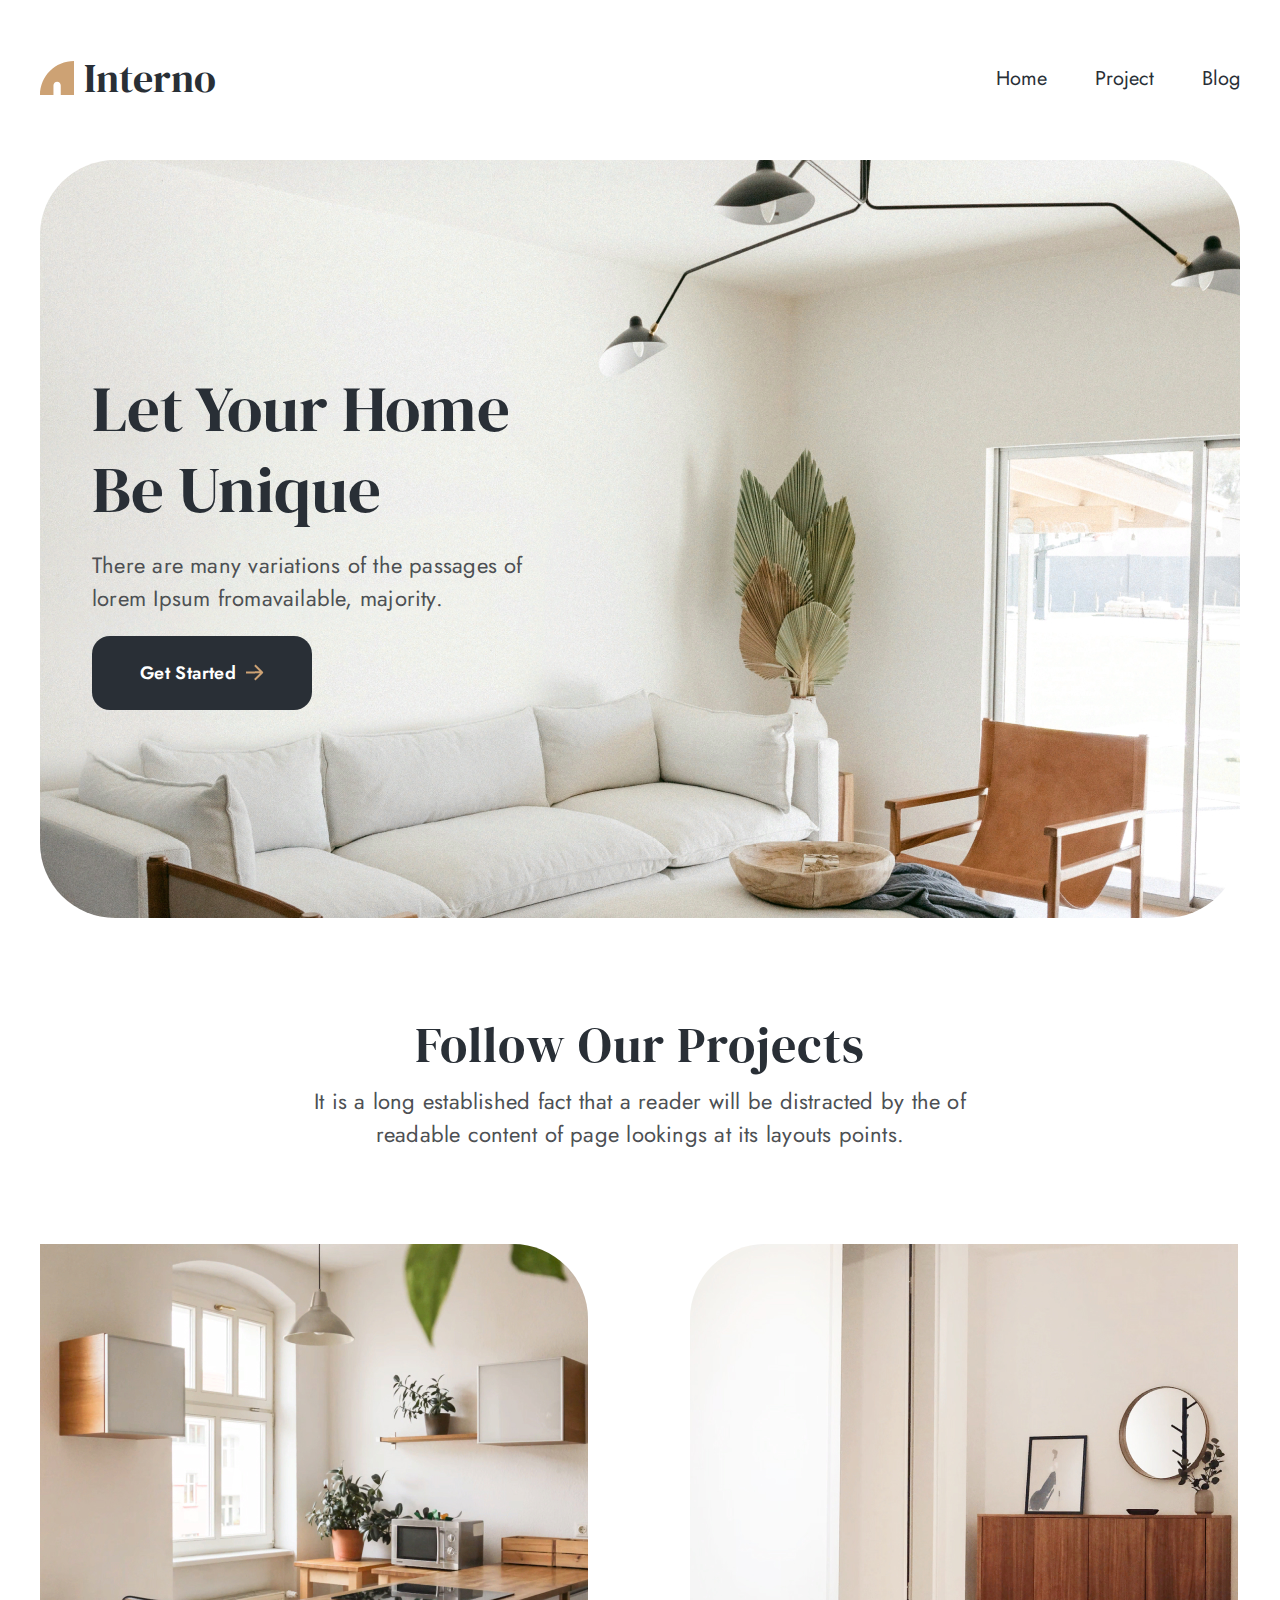
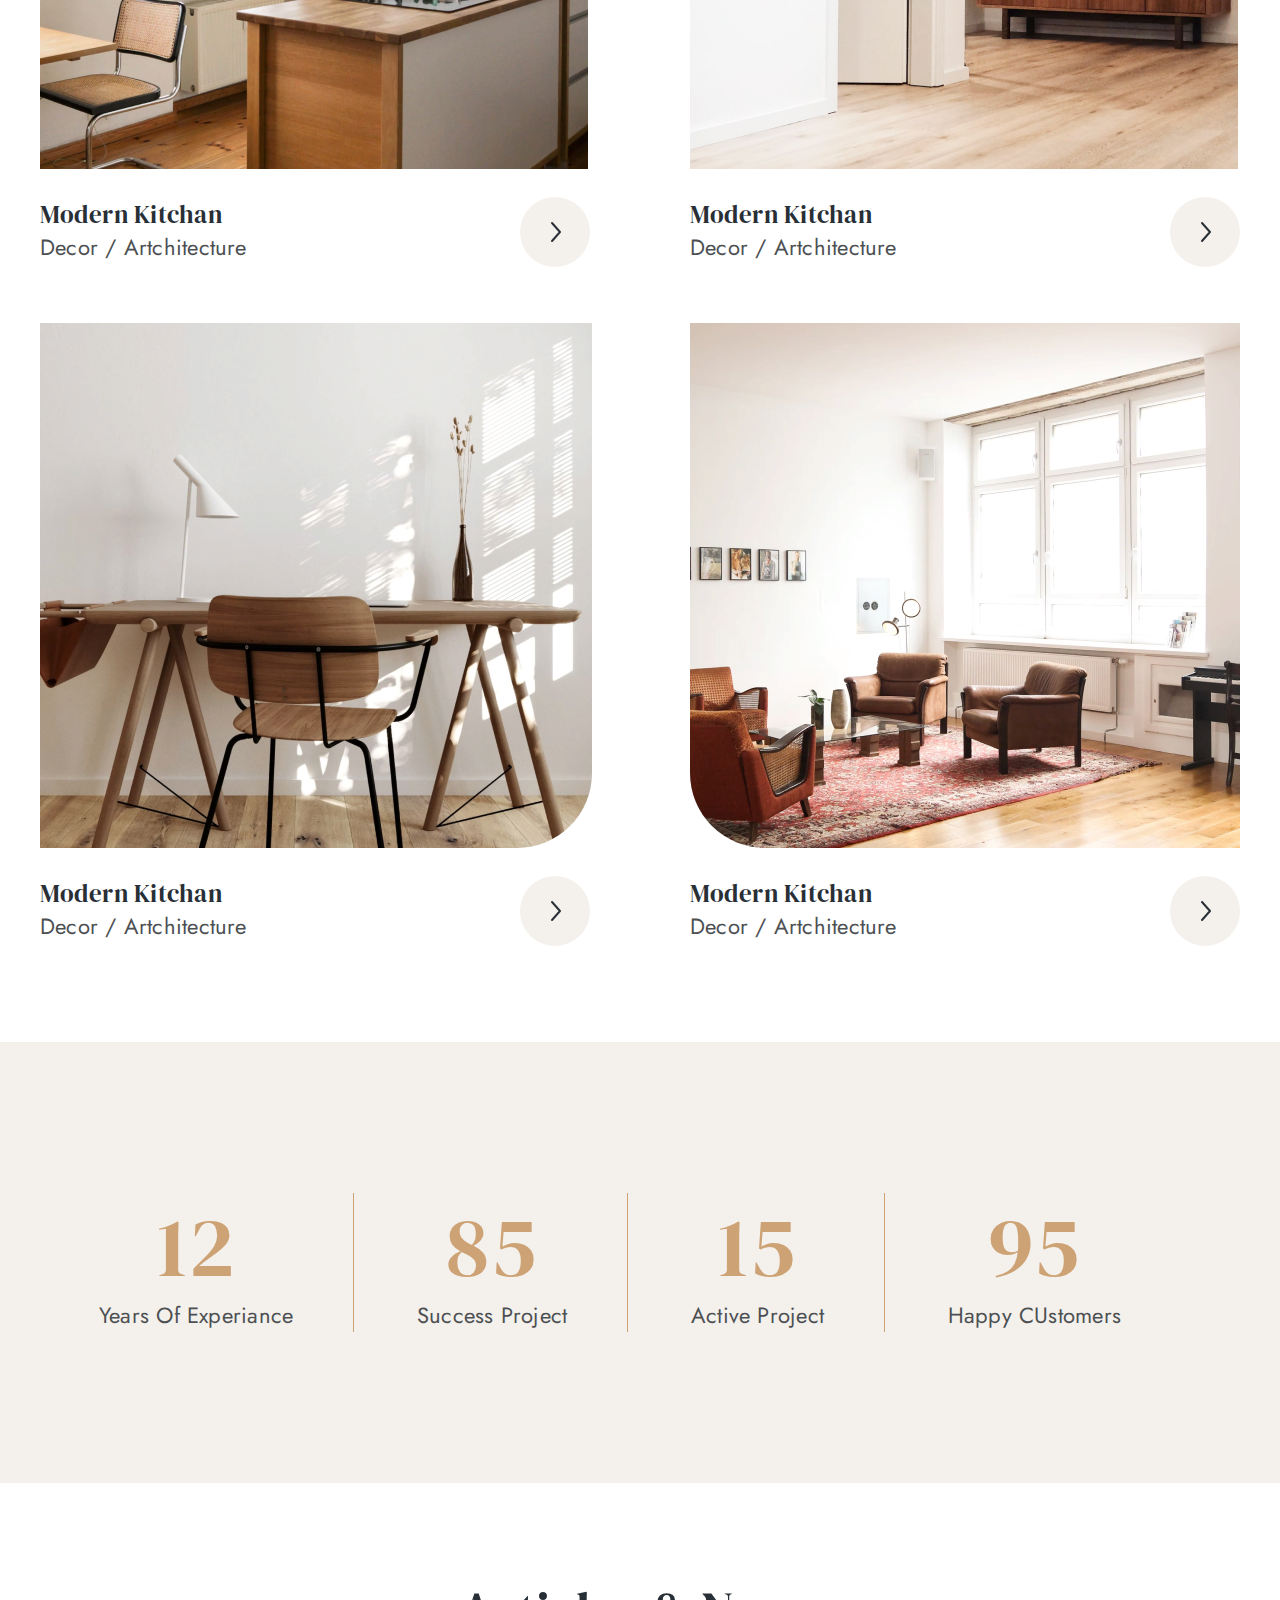
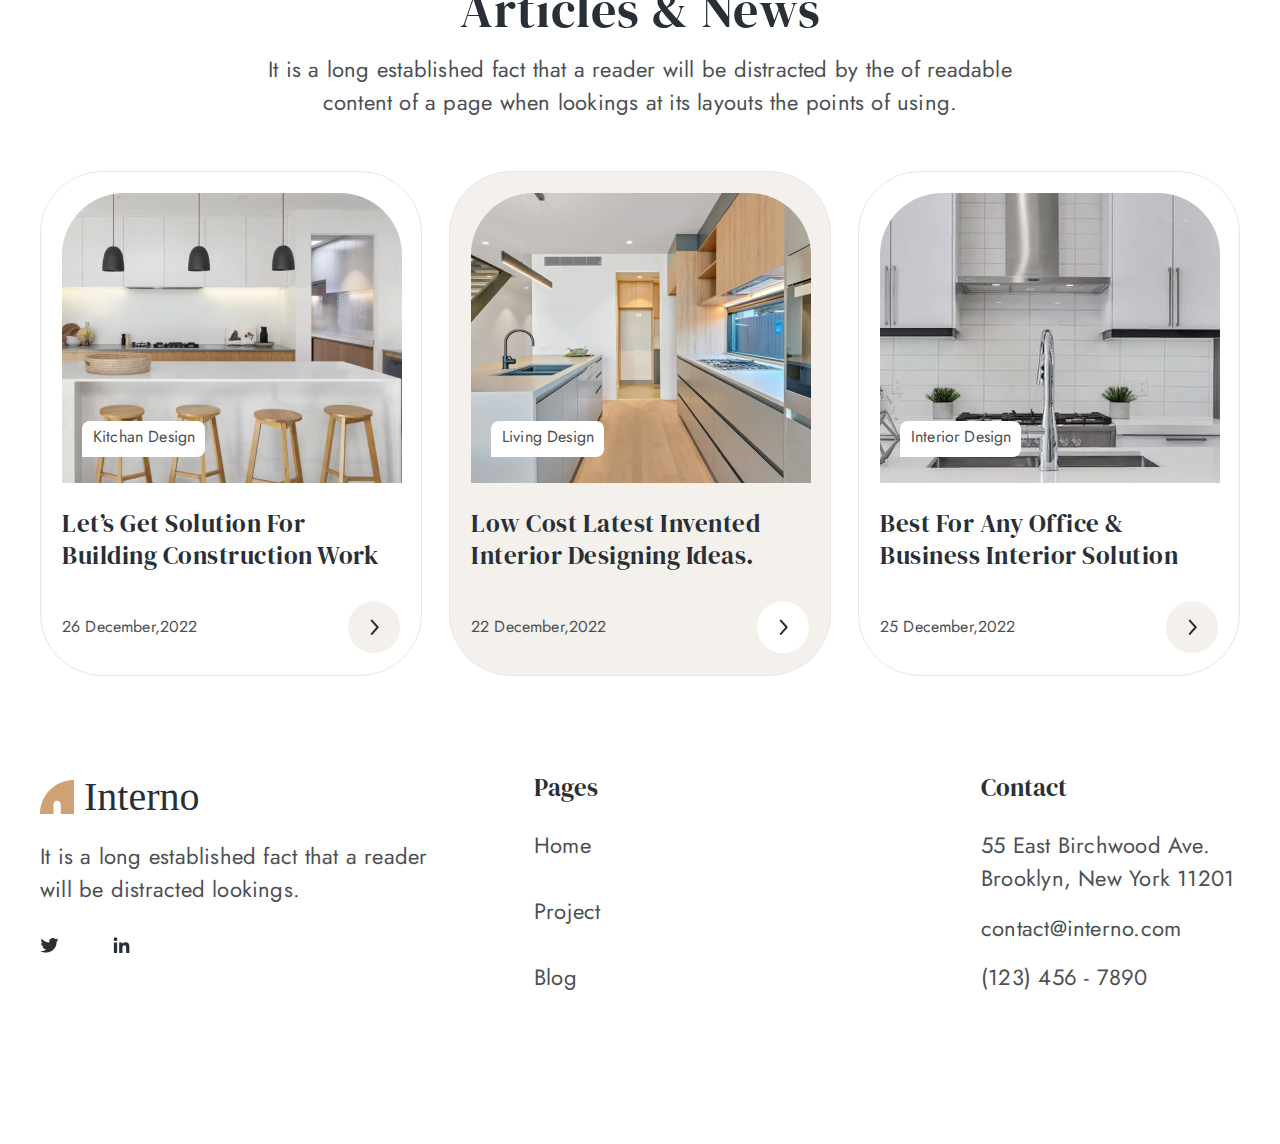
<file: index.html>
<!DOCTYPE html>
<html lang="en">

<head>
    <meta charset="UTF-8">
    <meta name="viewport" content="width=device-width, initial-scale=1.0">
    <title>Interior Design Website</title>
    <link rel="stylesheet" href="css/style.css">
    <link rel="preconnect" href="https://fonts.googleapis.com">
    <link rel="preconnect" href="https://fonts.gstatic.com" crossorigin>
    <link href="https://fonts.googleapis.com/css2?family=DM+Serif+Display:ital@0;1&family=Jost:ital@0;1&display=swap"
        rel="stylesheet">


</head>

<body>
    <header class="header center">
        <div class="header__logo">
            <img src="image/Logo.svg" alt="logo">
            <p class="logo__text">Interno</p>
        </div>
        <div class="header__menu">
            <a class="header__link" href="#">Home</a>
            <a class="header__link" href="#">Project</a>
            <a class="header__link" href="blog.html">Blog</a>
        </div>
    </header>
    <section class="baner center">
        <div class="baner__wrap">
            <div class="baner__wrap-content">
                <h1 class="baner__title">Let Your Home Be Unique</h1>
                <p class="baner__text">There are many variations of the passages of
                    lorem Ipsum fromavailable, majority.</p>
                <a href="#" class="baner__button">
                    <div class="baner__button-text">
                        <p>Get Started</p>
                        <img src="image/row_left.svg" alt="row_left">
                    </div>
                </a>
            </div>
        </div>
    </section>
    <section class="project center">
        <h2 class="project__title">Follow Our Projects</h2>
        <p class="project__text">It is a long established fact that a reader will be distracted by the of readable
            content
            of page lookings at its layouts points.</p>
        <div class="project__item-wrap">
            <div class="project__item">
                <img src="./image/image_1.jpg" alt="image 1" class="project__item-img-1">
                <div class="project__item-content">
                    <div class="project__text-wrap">
                        <h2 class="project__item-title">Modern Kitchan</h2>
                        <p class="project__item-text">Decor / Artchitecture</p>
                    </div>
                    <img src="image/row_left_item.svg" alt="">
                </div>
            </div>
            <div class="project__item">
                <img src="./image/image_2.jpg" alt="image 2" class="project__item-img-2">
                <div class="project__item-content">
                    <div class="project__text-wrap">
                        <h2 class="project__item-title">Modern Kitchan</h2>
                        <p class="project__item-text">Decor / Artchitecture</p>
                    </div>
                    <img src="image/row_left_item.svg" alt="">
                </div>
            </div>
            <div class="project__item">
                <img src="./image/image_3.jpg" alt="image 3" class="project__item-img-3">
                <div class="project__item-content">
                    <div class="project__text-wrap">
                        <h2 class="project__item-title">Modern Kitchan</h2>
                        <p class="project__item-text">Decor / Artchitecture</p>
                    </div>
                    <img src="image/row_left_item.svg" alt="">
                </div>
            </div>
            <div class="project__item">
                <img src="./image/image_4.jpg" alt="image 4" class="project__item-img-4">
                <div class="project__item-content">
                    <div class="project__text-wrap">
                        <h2 class="project__item-title">Modern Kitchan</h2>
                        <p class="project__item-text">Decor / Artchitecture</p>
                    </div>
                    <img src="image/row_left_item.svg" alt="">
                </div>
            </div>
        </div>
    </section>
    <section class="counter center">
        <div class="counter__wrap">
            <div class="counter__item">
                <h2 class="counter__item-title">12</h2>
                <p class="counter__item-text">Years Of Experiance</p>
            </div>
            <div class="counter__item">
                <h2 class="counter__item-title">85</h2>
                <p class="counter__item-text">Success Project</p>
            </div>
            <div class="counter__item">
                <h2 class="counter__item-title">15</h2>
                <p class="counter__item-text">Active Project</p>
            </div>
            <div class="counter__item">
                <h2 class="counter__item-title">95</h2>
                <p class="counter__item-text">Happy CUstomers</p>
            </div>
        </div>
    </section>
    <section class="blog center">
        <h2 class="blog__title">Articles & News</h2>
        <p class="blog__text">It is a long established fact that a reader will be distracted by the of readable content
            of
            a page when lookings at its layouts the points of using.</p>
        <div class="blog__items">

            <div class="blog__item">
                <div class="blog__item-image">
                    <img src="image/blog_image_1.jpg" alt="blog-image-1">
                    <p class="blog__img-text">Kitchan Design</p>
                </div>
                <h2 class="blog__item-title">Let’s Get Solution For Building Construction Work</h2>
                <div class="blog__wrap-text">
                    <p class="blog__item-text">26 December,2022</p>
                    <img src="image/row_left_blog.svg" alt="row_left_blog">
                </div>
            </div>

            <div class="blog__item blog__item-select">
                <div class="blog__item-image">
                    <img src="image/blog_image_2.jpg" alt="blog-image-2">
                    <p class="blog__img-text">Living Design</p>
                </div>
                <h2 class="blog__item-title">Low Cost Latest Invented Interior Designing
                    Ideas.</h2>
                <div class="blog__wrap-text">
                    <p class="blog__item-text">22 December,2022</p>
                    <img src="image/row_left_blog_select.svg" alt="row_left_blog">
                </div>
            </div>

            <div class="blog__item">
                <div class="blog__item-image">
                    <img src="image/blog_image_3.jpg" alt="blog-image-3">
                    <p class="blog__img-text">Interior Design</p>
                </div>
                <h2 class="blog__item-title">Best For Any Office & Business Interior
                    Solution</h2>
                <div class="blog__wrap-text">
                    <p class="blog__item-text">25 December,2022</p>
                    <img src="image/row_left_blog.svg" alt="row_left_blog">
                </div>
            </div>
        </div>
    </section>
    <footer class="footer center">
        <div class="footer__logo">
            <div class="header__logo">
                <img src="image/Logo.svg" alt="logo">
                <p class="logo__text">Interno</p>
            </div>
            <p class="footer__logo-text">It is a long established fact that a reader will be distracted lookings.</p>
            <div class="footer__logo-icon">
                <svg width="19" height="16" viewBox="0 0 19 16" fill="none" xmlns="http://www.w3.org/2000/svg">
                    <path
                        d="M16.6367 4.59375C17.3398 4.06641 17.9727 3.43359 18.4648 2.69531C17.832 2.97656 17.0938 3.1875 16.3555 3.25781C17.1289 2.80078 17.6914 2.09766 17.9727 1.21875C17.2695 1.64062 16.4609 1.95703 15.6523 2.13281C14.9492 1.39453 14 0.972656 12.9453 0.972656C10.9062 0.972656 9.25391 2.625 9.25391 4.66406C9.25391 4.94531 9.28906 5.22656 9.35938 5.50781C6.30078 5.33203 3.55859 3.85547 1.73047 1.64062C1.41406 2.16797 1.23828 2.80078 1.23828 3.50391C1.23828 4.76953 1.87109 5.89453 2.89062 6.5625C2.29297 6.52734 1.69531 6.38672 1.20312 6.10547V6.14062C1.20312 7.93359 2.46875 9.41016 4.15625 9.76172C3.875 9.83203 3.52344 9.90234 3.20703 9.90234C2.96094 9.90234 2.75 9.86719 2.50391 9.83203C2.96094 11.3086 4.33203 12.3633 5.94922 12.3984C4.68359 13.3828 3.10156 13.9805 1.37891 13.9805C1.0625 13.9805 0.78125 13.9453 0.5 13.9102C2.11719 14.9648 4.05078 15.5625 6.16016 15.5625C12.9453 15.5625 16.6367 9.97266 16.6367 5.08594C16.6367 4.91016 16.6367 4.76953 16.6367 4.59375Z"
                        fill="#292F36" />
                </svg>
                <svg width="17" height="16" viewBox="0 0 17 16" fill="none" xmlns="http://www.w3.org/2000/svg">
                    <path
                        d="M4.14062 16V5.48828H0.871094V16H4.14062ZM2.48828 4.08203C3.54297 4.08203 4.38672 3.20312 4.38672 2.14844C4.38672 1.12891 3.54297 0.285156 2.48828 0.285156C1.46875 0.285156 0.625 1.12891 0.625 2.14844C0.625 3.20312 1.46875 4.08203 2.48828 4.08203ZM16.3398 16H16.375V10.2344C16.375 7.42188 15.7422 5.24219 12.4375 5.24219C10.8555 5.24219 9.80078 6.12109 9.34375 6.92969H9.30859V5.48828H6.17969V16H9.44922V10.7969C9.44922 9.42578 9.69531 8.125 11.3828 8.125C13.0703 8.125 13.1055 9.67188 13.1055 10.9023V16H16.3398Z"
                        fill="#292F36" />
                </svg>
            </div>
        </div>
        <div class="footer__menu">
            <p class="footer__menu-title">Pages</p>
            <a class="footer__menu-link" href="#">Home</a>
            <a class="footer__menu-link" href="#">Project</a>
            <a class="footer__menu-link" href="#">Blog</a>
        </div>
        <div class="footer__services"></div>
        <div class="footer__contact">
            <p class="footer__contact-title">Contact</p>
            <p class="footer__contact-text">55 East Birchwood Ave. Brooklyn, New York 11201</p>
            <p class="footer__contact-text-email">contact@interno.com</p>
            <p class="footer__contact-text">(123) 456 - 7890</p>
        </div>
    </footer>

</body>

</html>
</file>
<file: css/style.css>
* {
    margin: 0;
    padding: 0;
  }
  
  a {
    text-decoration: none;
  }
  
  .center {
    padding-left: calc(50% - 600px);
    padding-right: calc(50% - 600px);
  }
  
  .header {
    margin-top: 53px;
    margin-bottom: 57px;
    font-family: "DM Serif Display";
    display: -webkit-box;
    display: -ms-flexbox;
    display: flex;
    -webkit-box-orient: horizontal;
    -webkit-box-direction: normal;
        -ms-flex-direction: row;
            flex-direction: row;
    -webkit-box-align: center;
        -ms-flex-align: center;
            align-items: center;
    -webkit-box-pack: justify;
        -ms-flex-pack: justify;
            justify-content: space-between;
  }
  .header__logo {
    display: -webkit-box;
    display: -ms-flexbox;
    display: flex;
    -ms-flex-wrap: nowrap;
        flex-wrap: nowrap;
    -webkit-box-orient: horizontal;
    -webkit-box-direction: normal;
        -ms-flex-direction: row;
            flex-direction: row;
    -webkit-box-align: center;
        -ms-flex-align: center;
            align-items: center;
    gap: 10px;
  }
  .header__logo img {
    width: 34px;
    height: 34px;
  }
  .header__logo p {
    font-size: 40px;
    font-style: normal;
    font-weight: 400;
    line-height: 125%;
    color: #292f36;
  }
  .header__menu {
    text-align: center;
    font-family: "Jost";
    font-size: 20px;
    font-style: normal;
    font-weight: 400;
    line-height: 125%;
    display: -webkit-box;
    display: -ms-flexbox;
    display: flex;
    gap: 48px;
  }
  .header__link {
    color: #292f36;
  }
  
  .baner__wrap {
    height: 758px;
    background-image: url("../image/Header_Photo.jpg");
    background-repeat: no-repeat;
    border-radius: 75px;
  }
  .baner__wrap-content {
    padding: 208px 715px 0 52px;
  }
  .baner__title {
    margin-bottom: 18px;
    color: #292f36;
    font-family: "DM Serif Display";
    font-size: 65px;
    font-style: normal;
    font-weight: 400;
    line-height: 125%;
  }
  .baner__text {
    color: #4d5053;
    font-family: "Jost";
    font-size: 22px;
    font-style: normal;
    font-weight: 400;
    line-height: 150%;
    letter-spacing: 0.22px;
    margin-bottom: 21px;
  }
  .baner__button-text {
    width: 220px;
    padding: 26px 0;
    background-color: #292f36;
    border-radius: 18px;
    display: -webkit-box;
    display: -ms-flexbox;
    display: flex;
    gap: 10px;
    -webkit-box-orient: horizontal;
    -webkit-box-direction: normal;
        -ms-flex-direction: row;
            flex-direction: row;
    -ms-flex-wrap: nowrap;
        flex-wrap: nowrap;
    -webkit-box-pack: center;
        -ms-flex-pack: center;
            justify-content: center;
    -webkit-box-align: center;
        -ms-flex-align: center;
            align-items: center;
  }
  .baner__button-text p {
    color: #fff;
    font-family: "Jost";
    font-size: 18px;
    font-style: normal;
    font-weight: 600;
    line-height: 125%;
    letter-spacing: 0.36px;
  }
  
  .project {
    margin-top: 96px;
    margin-bottom: 96px;
  }
  .project__title {
    margin-bottom: 8px;
    color: #292f36;
    text-align: center;
    font-family: "DM Serif Display";
    font-size: 50px;
    font-style: normal;
    font-weight: 400;
    line-height: 125%;
    letter-spacing: 1px;
  }
  .project__text {
    padding-left: 231.5px;
    padding-right: 231.5px;
    color: #4d5053;
    text-align: center;
    font-family: "Jost";
    font-size: 22px;
    font-style: normal;
    font-weight: 400;
    line-height: 150%;
    letter-spacing: 0.22px;
  }
  .project__item-wrap {
    margin-top: 93px;
    display: grid;
    -webkit-column-gap: 100px;
       -moz-column-gap: 100px;
            column-gap: 100px;
    row-gap: 56px;
    grid-template-columns: repeat(2, 550px);
  }
  .project__item-img-1 {
    border-top-right-radius: 75px;
  }
  .project__item-img-2 {
    border-top-left-radius: 75px;
  }
  .project__item-img-3 {
    border-bottom-right-radius: 75px;
  }
  .project__item-img-4 {
    border-bottom-left-radius: 75px;
  }
  .project__item-content {
    margin-top: 24px;
    display: -webkit-box;
    display: -ms-flexbox;
    display: flex;
    -webkit-box-pack: justify;
        -ms-flex-pack: justify;
            justify-content: space-between;
    -webkit-box-align: center;
        -ms-flex-align: center;
            align-items: center;
  }
  .project__item-title {
    color: #292f36;
    font-family: "DM Serif Display";
    font-size: 25px;
    font-style: normal;
    font-weight: 400;
    line-height: 125%;
    letter-spacing: 0.5px;
  }
  .project__item-text {
    color: #4d5053;
    font-family: "Jost";
    font-size: 22px;
    font-style: normal;
    font-weight: 400;
    line-height: 150%;
    letter-spacing: 0.22px;
  }
  
  .counter {
    padding-top: 151px;
    padding-bottom: 151px;
    background-color: #f4f0ec;
  }
  .counter__wrap {
    padding-left: 59px;
    padding-right: 59px;
  }
  .counter__wrap {
    display: -webkit-box;
    display: -ms-flexbox;
    display: flex;
    -webkit-box-pack: justify;
        -ms-flex-pack: justify;
            justify-content: space-between;
    -ms-flex-wrap: wrap;
        flex-wrap: wrap;
  }
  .counter__item {
    text-align: center;
    display: -webkit-box;
    display: -ms-flexbox;
    display: flex;
    row-gap: 16px;
    -webkit-box-orient: vertical;
    -webkit-box-direction: normal;
        -ms-flex-direction: column;
            flex-direction: column;
  }
  .counter__item {
    display: inline-block;
    border-right: 1px solid #cda274;
    padding-right: 60px;
  }
  .counter__item:last-child {
    border-right: none;
  }
  .counter__item-title {
    color: #cda274;
    font-family: "DM Serif Display";
    font-size: 85px;
    font-style: normal;
    font-weight: 400;
    line-height: 125%;
    letter-spacing: 1.7px;
  }
  .counter__item-text {
    color: #4d5053;
    font-family: "Jost";
    font-size: 22px;
    font-style: normal;
    font-weight: 400;
    line-height: 150%;
    letter-spacing: 0.22px;
  }
  
  .blog {
    margin-top: 96px;
    margin-bottom: 96px;
  }
  .blog__title {
    margin-bottom: 12px;
    color: #292f36;
    text-align: center;
    font-family: "DM Serif Display";
    font-size: 50px;
    font-style: normal;
    font-weight: 400;
    line-height: 125%;
    letter-spacing: 1px;
  }
  .blog__text {
    padding-left: 194.5px;
    padding-right: 194.5px;
    margin-bottom: 52px;
    color: #4d5053;
    text-align: center;
    font-family: "Jost";
    font-size: 22px;
    font-style: normal;
    font-weight: 400;
    line-height: 150%;
    letter-spacing: 0.22px;
  }
  .blog__items {
    display: grid;
    grid-template-columns: repeat(3, 382px);
    gap: 27px;
  }
  .blog__item {
    border: 1px solid #e7e7e7;
    border-radius: 62px;
    padding: 21px;
  }
  .blog__item-select {
    background: #f4f0ec;
  }
  .blog__item-image {
    position: relative;
  }
  .blog__item-image img {
    border-top-left-radius: 62px;
    border-top-right-radius: 62px;
    margin-bottom: 21px;
  }
  .blog__item-image p {
    position: absolute;
    top: 228px;
    left: 20px;
    border-radius: 8px 8px 8px 0px;
    background: #fff;
    padding: 4px 10px 8px 11px;
    color: #4d5053;
    font-family: "Jost";
    font-size: 16px;
    font-style: normal;
    font-weight: 400;
    line-height: 150%;
    letter-spacing: 0.16px;
    text-transform: capitalize;
  }
  .blog__item-title {
    margin-bottom: 30px;
    color: #292f36;
    font-family: "DM Serif Display";
    font-size: 25px;
    font-style: normal;
    font-weight: 400;
    line-height: 125%;
    letter-spacing: 0.5px;
  }
  .blog__wrap-text {
    display: -webkit-box;
    display: -ms-flexbox;
    display: flex;
    -ms-flex-wrap: nowrap;
        flex-wrap: nowrap;
    -webkit-box-orient: horizontal;
    -webkit-box-direction: normal;
        -ms-flex-direction: row;
            flex-direction: row;
    -webkit-box-pack: justify;
        -ms-flex-pack: justify;
            justify-content: space-between;
    -webkit-box-align: center;
        -ms-flex-align: center;
            align-items: center;
  }
  .blog__item-text {
    color: #4d5053;
    font-family: "Jost";
    font-size: 16px;
    font-style: normal;
    font-weight: 400;
    line-height: 150%;
    letter-spacing: 0.16px;
    text-transform: capitalize;
  }
  
  .footer {
    margin-top: 96px;
    padding-bottom: 134px;
    display: -webkit-box;
    display: -ms-flexbox;
    display: flex;
    gap: 101px;
  }
  .footer__logo {
    width: 393px;
  }
  .footer__logo-text {
    margin-top: 18px;
    margin-bottom: 31px;
    color: #4d5053;
    font-family: "Jost";
    font-size: 22px;
    font-style: normal;
    font-weight: 400;
    line-height: 150%;
    letter-spacing: 0.22px;
  }
  .footer__logo-icon {
    display: -webkit-box;
    display: -ms-flexbox;
    display: flex;
    gap: 54px;
  }
  .footer__menu {
    width: 125px;
    display: -webkit-box;
    display: -ms-flexbox;
    display: flex;
    -webkit-box-orient: vertical;
    -webkit-box-direction: normal;
        -ms-flex-direction: column;
            flex-direction: column;
  }
  .footer__menu-title {
    margin-bottom: 9px;
    color: #292f36;
    font-family: "DM Serif Display";
    font-size: 25px;
    font-style: normal;
    font-weight: 400;
    line-height: 125%;
  }
  .footer__menu-link {
    color: #4d5053;
    font-family: "Jost";
    font-size: 22px;
    font-style: normal;
    font-weight: 400;
    line-height: 300%;
    letter-spacing: 0.22px;
  }
  .footer__services {
    width: 120px;
  }
  .footer__contact {
    width: 258px;
  }
  .footer__contact-title {
    margin-bottom: 26px;
    color: #292f36;
    font-family: "DM Serif Display";
    font-size: 25px;
    font-style: normal;
    font-weight: 400;
    line-height: 125%;
  }
  .footer__contact-text {
    color: #4d5053;
    font-family: "Jost";
    font-size: 22px;
    font-style: normal;
    font-weight: 400;
    line-height: 150%;
    letter-spacing: 0.22px;
  }
  .footer__contact-text-email {
    color: #4d5053;
    font-family: "Jost";
    font-size: 22px;
    font-style: normal;
    font-weight: 400;
    letter-spacing: 0.22px;
    line-height: 300%;
  }
</file>
